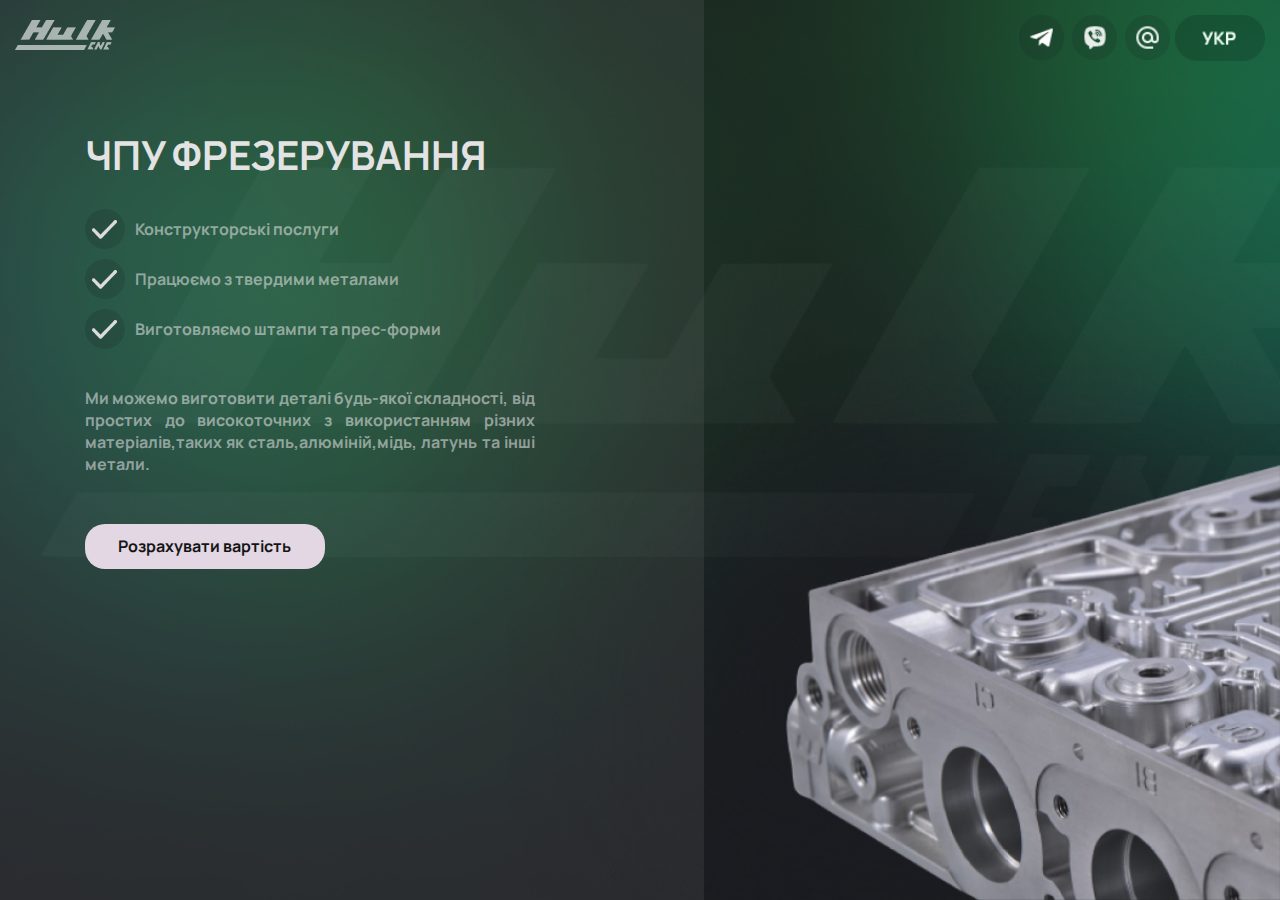
<file: index.html>
<!DOCTYPE html>
<html>

<head>
  <meta charset="UTF-8" />
  <meta http-equiv="X-UA-Compatible" content="IE=edge" />
  <meta name="viewport" content="width=device-width, initial-scale=1.0" />
  <link rel="stylesheet" href="style1.css" />
  
  <title>Hulk.cnc</title>
</head>
<body id="body" onclick="changeLanguage('body')"
herf = "">

  <div class="color_bord"></div>
  <img id="corner-image" src="img/image.png" />
  <div id="bakgraund"></div>
  
  <header class="header">
    <img src="img/mitka.png" class="logo" alt="Logo" />
    <div class="contact_img">
      <div >
            <a href="https://t.me/HulkCNC" target="_blank"><img src="img/Telegram.png" alt="Telegram" class="contact" /></a>
      <a href="viber://add?number=0980440968" target="_blank"><img src="img/Viber.png" alt="Viber" class="contact" /></a>
      <a href="https://mail.google.com/mail/u/0/#search/karandahh%40gmail.com?compose=new" target="_blank"><img src="img/emeil.png" alt="Cellphone" class="contact" /></a></div>
      
    
    
    <div class="pop" onclick="togglePopup(event)">
      <!-- Image for the popup -->
      <img
        class="languageIcon"
        id="languageIcon"
        src="img/lang_ua.png"
        alt="Email_Icon"
        onclick="changeLanguage('main')"
      />
      <!-- Content of the popup -->
      <span class="popuptext" id="my_popup">
        <a class="padi" href="./ua/index.html" onclick="changeLanguage('uk')">УКР</a>
        <a class="padi" href="./ru/index.html" onclick="changeLanguage('ru')">РУС</a>
        <a class="padi" href="./eng/index.html" onclick="changeLanguage('en')">ENG</a>
      </span>
    </div>
  </div>
  </header>

  <main class="main_ua">
    <article>
      <h1 class="name">ЧПУ ФРЕЗЕРУВАННЯ </h1>
      <ul>
        <li>Конструкторські послуги</li>
        <li>Працюємо з твердими металами</li>
        <li>Виготовляємо штампи та прес-форми</li>
      </ul>
      
      <p class="text">Ми можемо виготовити деталі будь-якої складності,
        від простих до високоточних з використанням різних
        матеріалів,таких як сталь,алюміній,мідь,
        латунь та інші метали.</p>
      
      
    </article>

    <article>
      <a class="bottom" href="https://docs.google.com/forms/d/e/1FAIpQLSfkOBa9EkNd5LnltwHSQruje336VM6lGsTQ1MbRjinqQ2ZrjA/viewform" target="_blank">Розрахувати вартість</a>
    </article>
  </main>

  <script>

document.addEventListener('DOMContentLoaded', function () {
  var languageIcon = document.getElementById("languageIcon");
  var my_popup = document.getElementById("my_popup");

  languageIcon.addEventListener('click', function (event) {
    event.stopPropagation(); // Предотвратить всплытие события
    my_popup.classList.toggle("show");
  });

  document.addEventListener('click', function () {
    if (my_popup.classList.contains("show")) {
      my_popup.classList.remove("show");
    }
  });
  
});
  document.body.addEventListener('click', function() {
    var languageIcon = document.getElementById("languageIcon"); 
        languageIcon.src = "../img/lang_ua.png"; // Змінюємо на потрібне зображення
    }
    );


    function togglePopup(event) {
      event.stopPropagation();
      var pop = document.getElementById("my_popup");
      pop.classList.toggle("show");
    }

    function changeLanguage(language) {
      var languageIcon = document.getElementById("languageIcon");
      var pop = document.getElementById("my_popup");
      var mainUa = document.querySelector(".main_ua");
      var mainRu = document.querySelector(".main_ru");
      var mainEng = document.querySelector(".main_eng");;
      switch (language) {
        case "main":
          languageIcon.src = "img/lang_main.png";
          
    
          break;
        case "uk":
          languageIcon.src = "img/lang_ua.png";
          
        
          break;
        case "ru":
          languageIcon.src = "img/lang_ru.png";
          
          
          break;
        case "en":
          languageIcon.src = "img/lang_eng.png";
        
         
          break;
          
         
        
          
          break;
      }
      ul.classList.toggle("show");
      pop.classList.remove("show");
    }

    

    
  </script>
</body>

</html>
</file>
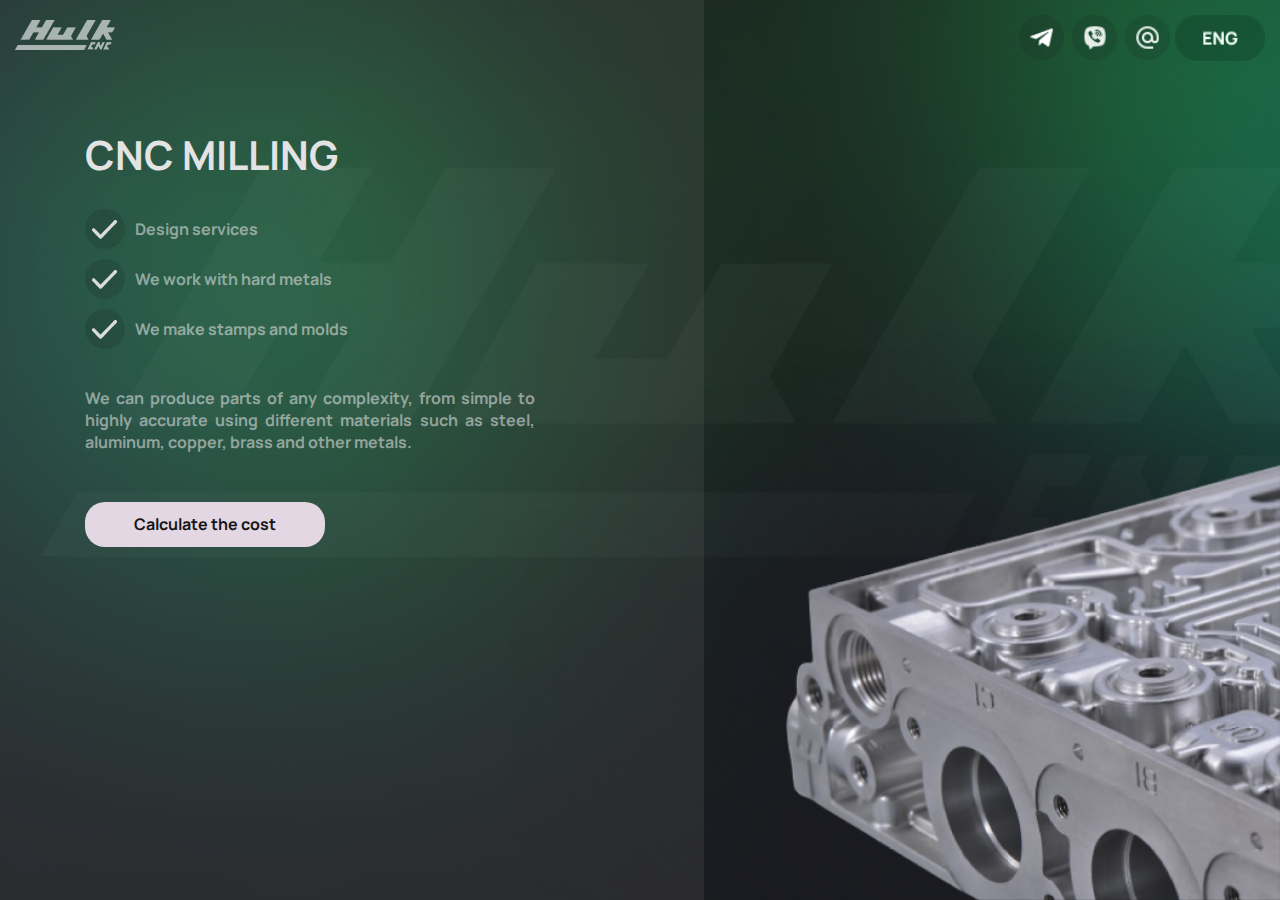
<file: eng/index.html>
<!DOCTYPE html>
<html>

<head>
  <meta charset="UTF-8" />
  <meta http-equiv="X-UA-Compatible" content="IE=edge" />
  <meta name="viewport" content="width=device-width, initial-scale=1.0" />
  <link rel="stylesheet" href="../style1.css" />
  <title>Hulk.cnc</title>
</head>
<body id="body" onclick="changeLanguage('body')">

  <div class="color_bord"></div>
  <img id="corner-image" src="../img/image.png" />
  <div id="bakgraund"></div>
  
  <header class="header">
    <img src="../img/mitka.png" class="logo" alt="Logo" />
    <div class="contact_img">
      <div >
      <a href="https://t.me/HulkCNC" target="_blank"><img src="../img/Telegram.png" alt="Telegram" class="contact" /></a>
      <a href="viber://add?number=0980440968" target="_blank"><img src="../img/Viber.png" alt="Viber" class="contact" /></a>
      <a href="https://mail.google.com/mail/u/0/#search/karandahh%40gmail.com?compose=new" target="_blank"><img src="../img/emeil.png" alt="Cellphone" class="contact" /></a></div>
       
    
    
    <div class="pop" onclick="togglePopup(event)">
      <!-- Image for the popup -->
      <img
        class="languageIcon"
        id="languageIcon"
        src="../img/lang_eng.png"
        alt="Email_Icon"
        onclick="changeLanguage('main')"
      />
      <!-- Content of the popup -->
      <span class="popuptext" id="my_popup">
        <a class="padi" href="../ua/index.html" onclick="changeLanguage('uk')">УКР</a>
        <a class="padi" href="../ru/index.html" onclick="changeLanguage('ru')">РУС</a>
        <a class="padi" href="../eng/index.html" onclick="changeLanguage('en')">ENG</a>
      </span>
    </div>
  </div>
  </header>

  <main class="main_ua">
    <article>
      <h1 class="name">CNC MILLING </h1>
      <ul>
        <li>Design services</li>
        <li>We work with hard metals</li>
        <li>We make stamps and molds</li>
      </ul>
      <p class="text">We can produce parts of any complexity,
        from simple to highly accurate using different
        materials such as steel, aluminum, copper,
        brass and other metals.</p>
    </article>

    <article>
    <a class="bottom" href="https://docs.google.com/forms/d/e/1FAIpQLSfkOBa9EkNd5LnltwHSQruje336VM6lGsTQ1MbRjinqQ2ZrjA/viewform" target="_blank">Calculate the cost</a>
  </article>
  </main>
  
  <script>
document.addEventListener('DOMContentLoaded', function () {
  var languageIcon = document.getElementById("languageIcon");
  var my_popup = document.getElementById("my_popup");

  languageIcon.addEventListener('click', function (event) {
    event.stopPropagation(); // Предотвратить всплытие события
    my_popup.classList.toggle("show");
  });

  document.addEventListener('click', function () {
    if (my_popup.classList.contains("show")) {
      my_popup.classList.remove("show");
    }
  });
  
});
  document.body.addEventListener('click', function() {
    var languageIcon = document.getElementById("languageIcon"); 
        languageIcon.src = "../img/lang_eng.png"; // Змінюємо на потрібне зображення
    }
    );


    function togglePopup(event) {
      event.stopPropagation();
      var pop = document.getElementById("my_popup");
      pop.classList.toggle("show");
    }

    function changeLanguage(language) {
      var languageIcon = document.getElementById("languageIcon");
      var pop = document.getElementById("my_popup");
      var mainUa = document.querySelector(".main_ua");
      var mainRu = document.querySelector(".main_ru");
      var mainEng = document.querySelector(".main_eng");;
      switch (language) {
        case "main":
          languageIcon.src = "../img/lang_main.png";
          
    
          break;
        case "uk":
          languageIcon.src = "../img/lang_ua.png";
          
        
          break;
        case "ru":
          languageIcon.src = "../img/lang_ru.png";
          
          
          break;
        case "en":
          languageIcon.src = "../img/lang_eng.png";
        
         
          break;
          
         
        
          
          break;
      }
      ul.classList.toggle("show");
      pop.classList.remove("show");
    }

    if (document.body.clientWidth < 400) {
      
    const ссылка = { href: "/ru" };
    // Ваш код, который использует объект ссылки


}

    function hideButtons() {
      var buttons = document.querySelectorAll(".bottom");
      buttons.forEach(function(button) {
        button.style.display = "none";
      });
    }
  </script>
</body>

</html>
</file>
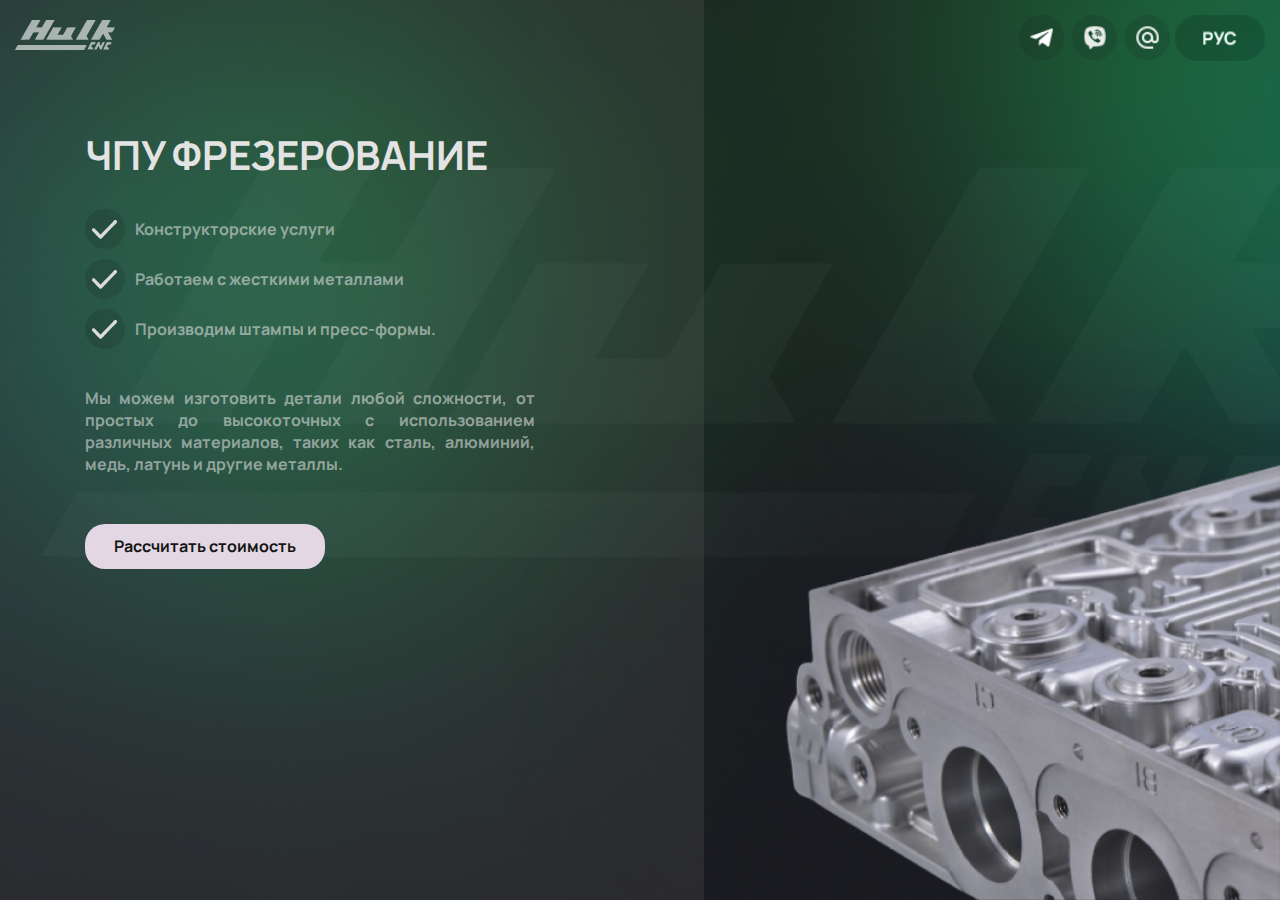
<file: ru/index.html>
<!DOCTYPE html>
<html>
<head>
  <meta charset="UTF-8" />
  <meta http-equiv="X-UA-Compatible" content="IE=edge" />
  <meta name="viewport" content="width=device-width, initial-scale=1.0" />
  <link rel="stylesheet" href="../style1.css" />
  <title>Hulk.cnc</title>
</head>
<body id="body" onclick="changeLanguage('body')">
  <div class="color_bord"></div>
  <img id="corner-image" src="../img/image.png" />
  <div id="bakgraund"></div>
  
  <header class="header">
    <img src="../img/mitka.png" class="logo" alt="Logo" />
    <div class="contact_img">
      <div>
        <a href="https://t.me/HulkCNC" target="_blank"><img src="../img/Telegram.png" alt="Telegram" class="contact" /></a>
        <a href="viber://add?number=0980440968" target="_blank"><img src="../img/Viber.png" alt="Viber" class="contact" /></a>
        <a href="https://mail.google.com/mail/u/0/#search/karandahh%40gmail.com?compose=new" target="_blank"><img src="../img/emeil.png" alt="Cellphone" class="contact" /></a>
      </div>
    
    <div class="pop" onclick="togglePopup(event)">
      <!-- Image for the popup -->
      <img
        class="languageIcon"
        id="languageIcon"
        src="../img/lang_ru.png"
        alt="Email_Icon"
        onclick="changeLanguage('main')"
      />
      <!-- Content of the popup -->
      <span class="popuptext" id="my_popup">
        <a class="padi" href="../ua/index.html" onclick="changeLanguage('uk')">УКР</a>
        <a class="padi" href="../ru/index.html" onclick="changeLanguage('ru')">РУС</a>
        <a class="padi" href="../eng/index.html" onclick="changeLanguage('en')">ENG</a>
      </span>
    </div>
  </header>

  <main class="main_ua">
    <article>
      <h1 class="name">ЧПУ ФРЕЗЕРОВАНИЕ </h1>
      <ul>
        <li>Конструкторские услуги</li>
        <li>Работаем с жесткими металлами</li>
        <li>Производим штампы и пресс-формы.</li>
      </ul>
      <p class="text">Мы можем изготовить детали любой сложности,
        от простых до высокоточных с использованием различных
        материалов, таких как сталь, алюминий, медь,
        латунь и другие металлы.</p>
      
      
    </article>

    <article>
      <a class="bottom" href="https://docs.google.com/forms/d/e/1FAIpQLSfkOBa9EkNd5LnltwHSQruje336VM6lGsTQ1MbRjinqQ2ZrjA/viewform" >Рассчитать стоимость</a>
    </article>
  </main>

  <script>
    // Функція для зміни зображення при кліку на будь-яку точку екрану
    document.addEventListener('DOMContentLoaded', function () {
  var languageIcon = document.getElementById("languageIcon");
  var my_popup = document.getElementById("my_popup");

  languageIcon.addEventListener('click', function (event) {
    event.stopPropagation(); // Предотвратить всплытие события
    my_popup.classList.toggle("show");
  });

  document.addEventListener('click', function () {
    if (my_popup.classList.contains("show")) {
      my_popup.classList.remove("show");
    }
  });
  
});
  document.body.addEventListener('click', function() {
    var languageIcon = document.getElementById("languageIcon"); 
        languageIcon.src = "../img/lang_ru.png"; // Змінюємо на потрібне зображення
    }
    );

    

    function togglePopup(event) {
      event.stopPropagation();
      var pop = document.getElementById("my_popup");
      pop.classList.toggle("show");
    }

    function changeLanguage(language) {
      var languageIcon = document.getElementById("languageIcon");
      var pop = document.getElementById("my_popup");
      var mainUa = document.querySelector(".main_ua");
      var mainRu = document.querySelector(".main_ru");
      var mainEng = document.querySelector(".main_eng");
      switch (language) {
        case "main":
          languageIcon.src = "../img/lang_main.png";
          break;
        case "uk":
          languageIcon.src = "../img/lang_ua.png";
          break;
        case "ru":
          languageIcon.src = "../img/lang_ru.png";
          break;
        case "en":
          languageIcon.src = "../img/lang_eng.png";
          break;
      }
      ul.classList.toggle("show");
      pop.classList.remove("show");
    }

    

    
  </script>
</body>
</html>
</file>
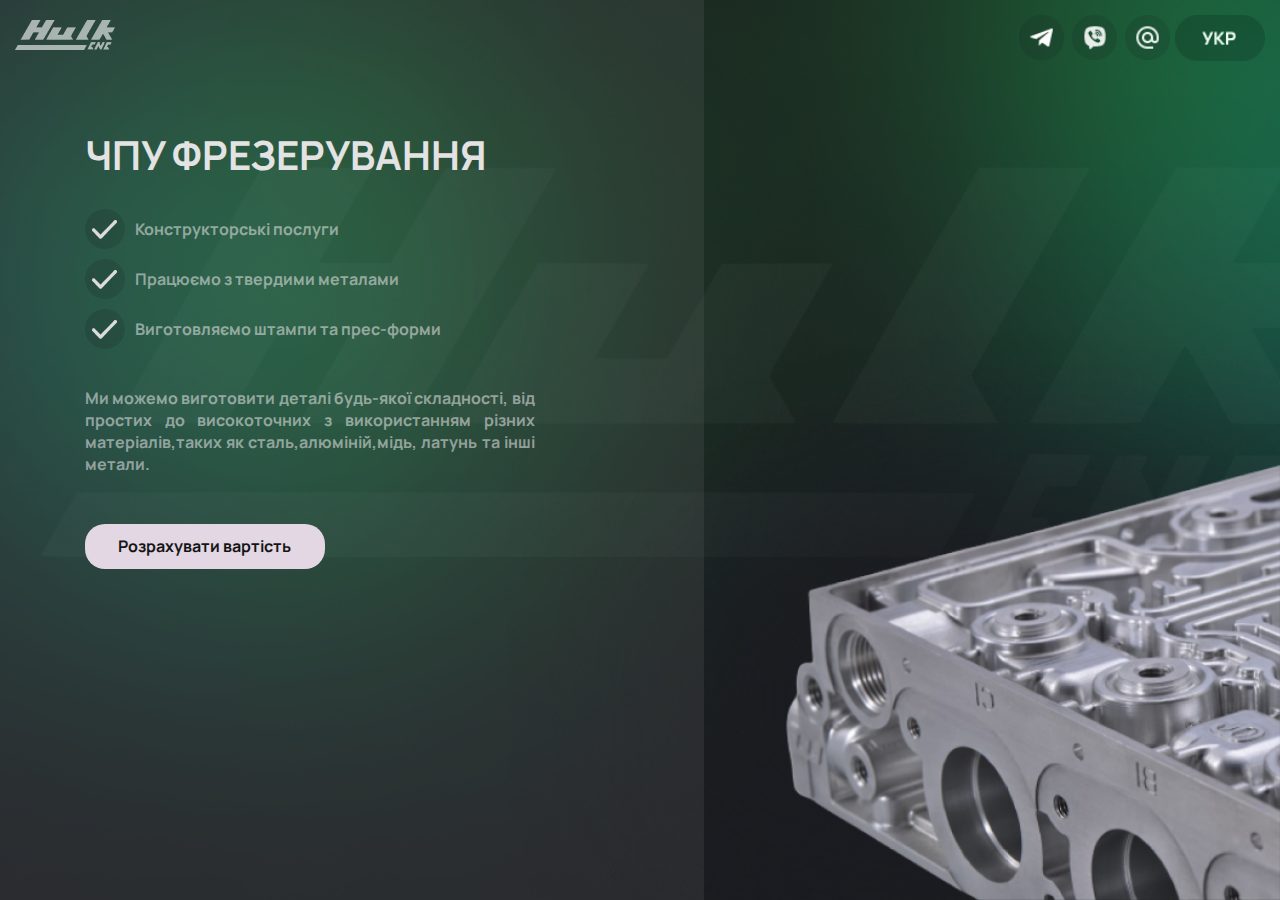
<file: ua/index.html>
<!DOCTYPE html>
<html>

<head>
  <meta charset="UTF-8" />
  <meta http-equiv="X-UA-Compatible" content="IE=edge" />
  <meta name="viewport" content="width=device-width, initial-scale=1.0" />
  <link rel="stylesheet" href="../style1.css" />
  
  <title>Hulk.cnc</title>
</head>
<body id="body" onclick="changeLanguage('body')"
herf = "">

  <div class="color_bord"></div>
  <img id="corner-image" src="../img/image.png" />
  <div id="bakgraund"></div>
  
  <header class="header">
    <img src="../img/mitka.png" class="logo" alt="Logo" />
    <div class="contact_img">
      <div >
        <a href="https://t.me/HulkCNC" target="_blank"><img src="../img/Telegram.png" alt="Telegram" class="contact" /></a>
        <a href="viber://add?number=0980440968" target="_blank"><img src="../img/Viber.png" alt="Viber" class="contact" /></a>
        <a href="https://mail.google.com/mail/u/0/#search/karandahh%40gmail.com?compose=new" target="_blank"><img src="../img/emeil.png" alt="Cellphone" class="contact" /></a></div>
      
    
    
    <div class="pop" onclick="togglePopup(event)">
      <!-- Image for the popup -->
      <img
        class="languageIcon"
        id="languageIcon"
        src="../img/lang_ua.png"
        alt="Email_Icon"
        onclick="changeLanguage('main')"
      />
      <!-- Content of the popup -->
      <span class="popuptext" id="my_popup">
        <a class="padi" href="../ua/index.html" onclick="changeLanguage('uk')">УКР</a>
        <a class="padi" href="../ru/index.html" onclick="changeLanguage('ru')">РУС</a>
        <a class="padi" href="../eng/index.html" onclick="changeLanguage('en')">ENG</a>
      </span>
    </div>
  </div>
  </header>

  <main class="main_ua">
    <article>
      <h1 class="name">ЧПУ ФРЕЗЕРУВАННЯ </h1>
      <ul>
        <li>Конструкторські послуги</li>
        <li>Працюємо з твердими металами</li>
        <li>Виготовляємо штампи та прес-форми</li>
      </ul>
      
      <p class="text">Ми можемо виготовити деталі будь-якої складності,
        від простих до високоточних з використанням різних
        матеріалів,таких як сталь,алюміній,мідь,
        латунь та інші метали.</p>
      
      
    </article>

    <article>
      <a class="bottom" href="https://docs.google.com/forms/d/e/1FAIpQLSfkOBa9EkNd5LnltwHSQruje336VM6lGsTQ1MbRjinqQ2ZrjA/viewform" target="_blank">Розрахувати вартість</a>
    </article>
  </main>

  <script>
      document.addEventListener('DOMContentLoaded', function () {
  var languageIcon = document.getElementById("languageIcon");
  var my_popup = document.getElementById("my_popup");

  languageIcon.addEventListener('click', function (event) {
    event.stopPropagation(); // Предотвратить всплытие события
    my_popup.classList.toggle("show");
  });

  document.addEventListener('click', function () {
    if (my_popup.classList.contains("show")) {
      my_popup.classList.remove("show");
    }
  });
  
});
  document.body.addEventListener('click', function() {
    var languageIcon = document.getElementById("languageIcon"); 
        languageIcon.src = "../img/lang_ua.png"; // Змінюємо на потрібне зображення
    }
    );


    function togglePopup(event) {
      event.stopPropagation();
      var pop = document.getElementById("my_popup");
      pop.classList.toggle("show");
    }

    function changeLanguage(language) {
      var languageIcon = document.getElementById("languageIcon");
      var pop = document.getElementById("my_popup");
      var mainUa = document.querySelector(".main_ua");
      var mainRu = document.querySelector(".main_ru");
      var mainEng = document.querySelector(".main_eng");;
      switch (language) {
        case "main":
          languageIcon.src = "../img/lang_main.png";
          
    
          break;
        case "uk":
          languageIcon.src = "../img/lang_ua.png";
          
        
          break;
        case "ru":
          languageIcon.src = "../img/lang_ru.png";
          
          
          break;
        case "en":
          languageIcon.src = "../img/lang_eng.png";
        
         
          break;
          
         
        
          
          break;
      }
      ul.classList.toggle("show");
      pop.classList.remove("show");
    }

    

   
  </script>
</body>

</html>
</file>
<file: style1.css>
@import url('https://fonts.googleapis.com/css2?family=Manrope:wght@200;300;400;500;600;700&display=swap');
body  {
  padding: 0;
  margin: 0;
  width: 100%;
  background: url(img/Background_.png);
  background-repeat: no-repeat; /* Забороняємо повторення фону */
  background-attachment: fixed; /* Фон зафіксований, щоб не прокручувався зі сторінкою */
  background-size: cover; /* Заповнюємо всю доступну область екрану градієнтом */
  font-family: "Manrope", sans-serif;
}

#corner-image {
  position: fixed;
  opacity: 1;
  right: 0;
  bottom: 0;
  height: 65%;
  width: auto;
  z-index: 1;
  
}

.text{
  padding-top: 5%;
  padding-bottom: 5%;
}
#bakgraund {
  position: fixed;
  opacity: 0.2;
  pointer-events: none; /* Додаємо цей стиль для вимкнення подій на елементі */
  padding-left: 0;
  height: 100%; /* Змініть розмір зображення на ваш вибір */
  width: 55%;
  z-index: 1;
  background: #6f6f6ff4;
}


header {
  width: 100%;
  padding: 10px;
  box-sizing: border-box;
  position:fixed;
  z-index: 1;
  display:flex; 
  justify-content: space-between;
}
img.logo{
  height: 30px;
  width: 100px;
  padding-left: 5px;
  padding-top: 10px;
  
  
}
.contact_img {
  margin-top: 5px;
  
  display: flex;
}
img.contact{
  height: 45px;
  margin-right: 5px;
}
.bottom {
  position: relative;
  display: inline-block;
  width: 240px;
  height: 45px;
  line-height: 45px;
  text-align: center;
  border-radius: 20px;
  background-color: #fef1ff;
  text-decoration: none;
  color: #000;
  font-weight: bold;
  display: block; /* Змінюємо на block, щоб зробити кнопки натисканнями */
}



.p{top: 40px;}

main{
  border: #042520, 3px;
  position: absolute;
  margin: 40px;
  max-width: 600px;
  min-width: 70%;
  padding-top: 60px;
}
article{
  color: #ffffff95;
  padding-bottom: 10px;
  font-size:16px;
  margin-left: 5%;
  font-weight: bold;
  text-align: justify;
max-width: 450px;
}

h1{
  font-size: 40px;
  color: #ffffff;
 
}
ul {
  list-style-type: none;
   /* Використовуємо flexbox для розміщення елементів списку на одному рядку */
  padding: 0; /* Видаляємо внутрішні відступи списку */
}
li {
  margin-bottom: 10px; /* Задаємо відступи між пунктами списку */
  display: flex; /* Використовуємо flexbox для центрування тексту */
  align-items: center; /* Вирівнюємо текст вертикально по центру */
}
li::before {
  content: ""; /* Додаємо зображення через псевдоелемент ::before */
  background-image: url('img/Vector.png');
  background-size: contain; /* Змінюємо розмір зображення для вміщення в контейнер */
  width: 40px; /* Задаємо ширину зображення */
  height: 40px; /* Задаємо висоту зображення */
  margin-right: 10px; /* Задаємо відступ між зображенням та текстом */
}
.pop {
  position: relative;
  display: inline-block;
  cursor: pointer;
  -webkit-user-select: none;
  -moz-user-select: none;
  -ms-user-select: none;
  user-select: none;
}

/* Styles for the popup window */
.pop .popuptext {
  visibility: hidden;
  width: 83px;
  height: 106px;
  text-align: center;
  border-radius: 6px;
  padding: 8px 0;
  position: absolute;
  z-index: 1;
  left: 50%;
  transform: translateX(-50%);
  background-size: cover;
  font-family: "Manrope", sans-serif;
}

/* Show class for displaying the popup window */
.pop .show {
  visibility: visible;
  -webkit-animation: fadeIn 1s;
  animation: fadeIn 1s;
}

/* Animation for fading in the popup window */
@-webkit-keyframes fadeIn {
  from {
    opacity: 0;
  }
  to {
    opacity: 1;
  }
}

@keyframes fadeIn {
  from {
    opacity: 0;
  }
  to {
    opacity: 1;
  }
}


/* Styles for the email address link */
.pop .popuptext a {
  color: #f1fff6;
  display: block;
  margin-bottom: 1.3vh;
  font-size: 18px;
  font-family: "Manrope", sans-serif;
}

.pop .popuptext a:hover {
  color: #27e427;
}
.pop .popuptext img {
  display: none;
  
}
.languageIcon {
  width: 90px;
  margin-right: 5px;
}
.main_ua{
position: absolute;
}
.main_ru{
  position: absolute;
  opacity: 0;
}
.main_eng{
  opacity: 0;
  position: absolute;
}
.padi_ru:hover .main_ru
{
opacity: 1;

}
/* Add this CSS to style1.css */

.language-content {
  display: none;
}

.language-content.show {
  display: block;
}
@media screen and (max-width: 1000px){
  #bakgraund{opacity: 0;}
}
@media screen and (max-width: 450px) {
  main{margin-left: 4% ;}
  article{
    width: 95%;
    font-size: 14px;
    height: 100%;
    
  }
  #corner-image{
    opacity: 0;
  }
  h1{font-size: 30px;
  color: #ffffff;}
  img.logo{
    height: 30px;
    width: auto;
  }
  img.contact{

    height: 45px;
    width: auto;
  }
  #bakgraund{opacity: 0;}
  body{
    background: url(img/Background_m.jpg);
    background-repeat: no-repeat; /* Забороняємо повторення фону */
    background-attachment: fixed; /* Фон зафіксований, щоб не прокручувався зі сторінкою */
    background-size: cover; /* Заповнюємо всю доступну область екрану градієнтом */
  }
    .bottom{
      width: 300px;
     
    }
}
</file>
